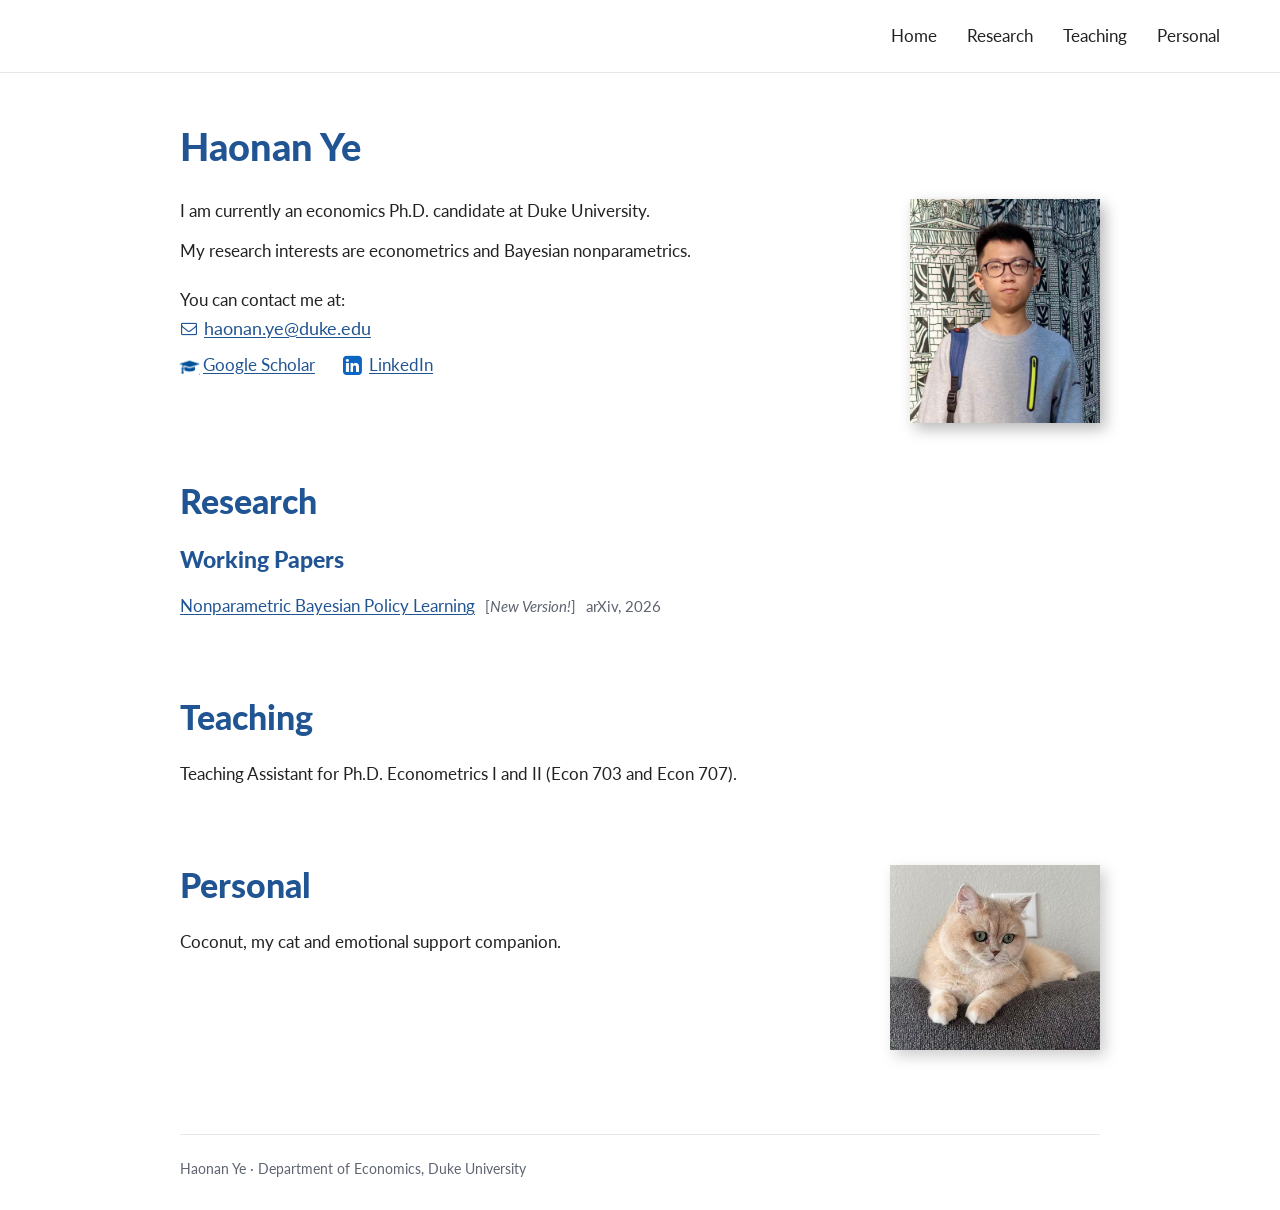
<file: index.html>
<!doctype html>
<html lang="en">
  <head>
    <meta charset="utf-8">
    <meta name="viewport" content="width=device-width, initial-scale=1">
    <title>Haonan Ye</title>
    <meta name="description" content="Personal website of Haonan Ye, an economics Ph.D. candidate at Duke University.">
    <link rel="preconnect" href="https://fonts.googleapis.com">
    <link rel="preconnect" href="https://fonts.gstatic.com" crossorigin>
    <link href="https://fonts.googleapis.com/css2?family=Lato:wght@400;700;900&amp;display=swap" rel="stylesheet">
    <link rel="stylesheet" href="https://cdnjs.cloudflare.com/ajax/libs/font-awesome/4.7.0/css/font-awesome.min.css">
    <link rel="stylesheet" href="styles.css">
  </head>
  <body>
    <header class="site-header">
      <div class="header-inner">
        <nav class="site-nav" aria-label="Main navigation">
          <a href="#home">Home</a>
          <a href="#research">Research</a>
          <a href="#teaching">Teaching</a>
          <a href="#personal">Personal</a>
        </nav>
      </div>
    </header>

    <main class="page-shell">
      <section class="home-section" id="home">
        <h1>Haonan Ye</h1>
        <div class="home-layout">
          <div class="home-copy">
            <p class="bio-copy">
              <span>I am currently an economics Ph.D. candidate at Duke University.</span>
              <span>My research interests are econometrics and Bayesian nonparametrics.</span>
            </p>
            <div class="contact-block">
              <p class="contact-label">You can contact me at:</p>
              <a class="email-link" href="mailto:haonan.ye@duke.edu">
                <i class="fa fa-envelope-o email-icon" aria-hidden="true"></i>
                <span>haonan.ye@duke.edu</span>
              </a>
              <div class="profile-links" aria-label="Profile links">
                <a class="profile-link" href="https://scholar.google.com/citations?user=QAnR_lwAAAAJ&amp;hl=en" target="_blank" rel="noopener noreferrer">
                  <img class="scholar-icon" src="assets/google-scholar-cap.png" alt="">
                  <span>Google Scholar</span>
                </a>
                <a class="profile-link" href="https://www.linkedin.com/in/haonan-ye-4648b3226/" target="_blank" rel="noopener noreferrer">
                  <i class="fa fa-linkedin-square linkedin-icon" aria-hidden="true"></i>
                  <span>LinkedIn</span>
                </a>
              </div>
            </div>
          </div>
          <figure class="portrait">
            <img src="assets/headshot.jpg" alt="Headshot of Haonan Ye">
          </figure>
        </div>
      </section>

      <section class="content-section" id="research">
        <h2>Research</h2>
        <h3>Working Papers</h3>
        <p class="paper-entry">
          <a href="https://arxiv.org/abs/2605.17068" target="_blank" rel="noopener noreferrer">Nonparametric Bayesian Policy Learning</a>
          <span>[<em>New Version!</em>]</span>
          <span>arXiv, 2026</span>
        </p>
      </section>

      <section class="content-section" id="teaching">
        <h2>Teaching</h2>
        <p>Teaching Assistant for Ph.D. Econometrics I and II (Econ 703 and Econ 707).</p>
      </section>

      <section class="content-section personal-section" id="personal">
        <div>
          <h2>Personal</h2>
          <p>Coconut, my cat and emotional support companion.</p>
        </div>
        <figure class="cat-photo">
          <img src="assets/coconut-preview.jpg" alt="Coconut the cat">
        </figure>
      </section>
    </main>

    <footer class="site-footer">
      <p>Haonan Ye · Department of Economics, Duke University</p>
    </footer>
  </body>
</html>
</file>
<file: styles.css>
:root {
  --ink: #222222;
  --muted: #5e6470;
  --blue: #205493;
  --blue-hover: #123d6b;
  --line: #e5e7eb;
  --page-width: 920px;
}

* {
  box-sizing: border-box;
}

html {
  scroll-behavior: smooth;
}

body {
  margin: 0;
  color: var(--ink);
  background: #ffffff;
  font-family: "Lato", Arial, sans-serif;
  font-size: 17px;
  line-height: 1.45;
  text-rendering: optimizeLegibility;
}

a {
  color: var(--blue);
  text-decoration: underline;
  text-underline-offset: 2px;
}

a:hover {
  color: var(--blue-hover);
}

.site-header {
  min-height: 72px;
  border-bottom: 1px solid var(--line);
  background: #ffffff;
}

.header-inner {
  display: flex;
  align-items: center;
  justify-content: flex-end;
  gap: 28px;
  width: min(1160px, calc(100% - 48px));
  min-height: 72px;
  margin: 0 auto;
}

.site-nav {
  display: flex;
  align-items: center;
  justify-content: flex-end;
  gap: 30px;
}

.site-nav a {
  color: var(--ink);
  font-size: 17px;
  text-decoration: none;
}

.site-nav a:hover {
  color: var(--blue);
}

.page-shell {
  width: min(var(--page-width), calc(100% - 36px));
  margin: 0 auto;
  padding: 52px 0 36px;
}

.home-section {
  scroll-margin-top: 20px;
}

.home-layout {
  display: grid;
  grid-template-columns: minmax(0, 1fr) 205px;
  align-items: start;
  gap: 62px;
}

h1,
h2,
h3 {
  color: var(--blue);
  font-weight: 900;
  line-height: 1.15;
}

h1 {
  margin: 0 0 30px;
  font-size: 38px;
}

h2 {
  margin: 0 0 26px;
  font-size: 34px;
}

h3 {
  margin: 0 0 22px;
  font-size: 23px;
}

p {
  margin: 0 0 20px;
}

.home-copy > p {
  max-width: 610px;
}

.bio-copy span {
  display: block;
}

.bio-copy span + span {
  margin-top: 16px;
}

.portrait {
  width: 190px;
  margin: 0;
  justify-self: end;
}

.portrait img {
  display: block;
  width: 100%;
  aspect-ratio: 1 / 1.18;
  object-fit: cover;
  object-position: 50% 28%;
  box-shadow: 5px 6px 14px rgba(0, 0, 0, 0.28);
}

.profile-links {
  display: flex;
  flex-wrap: wrap;
  align-items: center;
  gap: 28px;
  margin-top: 12px;
}

.contact-block {
  margin-top: 24px;
}

.contact-label {
  margin-bottom: 2px;
}

.email-link,
.profile-link {
  display: inline-flex;
  align-items: center;
  gap: 6px;
}

.profile-link {
  text-decoration: none;
}

.profile-link > span {
  text-decoration: underline;
  text-underline-offset: 2px;
}

.email-link {
  width: max-content;
  font-size: 18px;
  text-decoration: none;
}

.email-link > span {
  text-decoration: underline;
  text-underline-offset: 2px;
}

.email-icon {
  width: 18px;
  flex: 0 0 18px;
  color: var(--blue);
  font-size: 16px;
  text-align: center;
}

.linkedin-icon {
  display: block;
  width: 20px;
  flex: 0 0 20px;
  color: #0a66c2;
  font-size: 22px;
  line-height: 1;
}

.scholar-icon {
  display: block;
  width: 24px;
  height: 20px;
  flex: 0 0 24px;
  margin-right: -7px;
  object-fit: cover;
  transform: translateX(-7px) scale(1.24);
  transform-origin: center;
}

.content-section {
  padding-top: 58px;
  scroll-margin-top: 20px;
}

.paper-entry {
  display: flex;
  flex-wrap: wrap;
  align-items: baseline;
  gap: 6px 10px;
}

.paper-entry span {
  color: var(--muted);
  font-size: 15px;
}

.personal-section {
  display: grid;
  grid-template-columns: minmax(0, 1fr) 210px;
  align-items: start;
  gap: 64px;
}

.cat-photo {
  margin: 0;
}

.cat-photo img {
  display: block;
  width: 100%;
  height: auto;
  box-shadow: 5px 6px 14px rgba(0, 0, 0, 0.2);
}

.site-footer {
  width: min(var(--page-width), calc(100% - 36px));
  margin: 48px auto 0;
  padding: 24px 0 30px;
  color: var(--muted);
  border-top: 1px solid var(--line);
  font-size: 14px;
}

.site-footer p {
  margin: 0;
}

@media (max-width: 760px) {
  .site-header {
    min-height: 60px;
  }

  .header-inner {
    width: min(720px, calc(100% - 32px));
    min-height: 60px;
    gap: 20px;
  }

  .site-nav {
    gap: 16px;
    overflow-x: auto;
  }

  .site-nav a {
    font-size: 16px;
  }

  .page-shell {
    padding-top: 42px;
  }

  .home-layout {
    grid-template-columns: minmax(0, 1fr) 175px;
    gap: 40px;
  }

  .personal-section {
    grid-template-columns: 1fr;
    gap: 34px;
  }

  .portrait {
    width: 175px;
  }

  .cat-photo {
    width: min(210px, 72vw);
  }

  h1 {
    font-size: 34px;
  }

  h2 {
    font-size: 30px;
  }
}

@media (max-width: 520px) {
  .site-nav {
    width: 100%;
    justify-content: flex-end;
  }

  .home-layout {
    grid-template-columns: 1fr;
    gap: 34px;
  }

  .portrait {
    width: min(210px, 68vw);
    margin-top: 0;
  }
}
</file>
